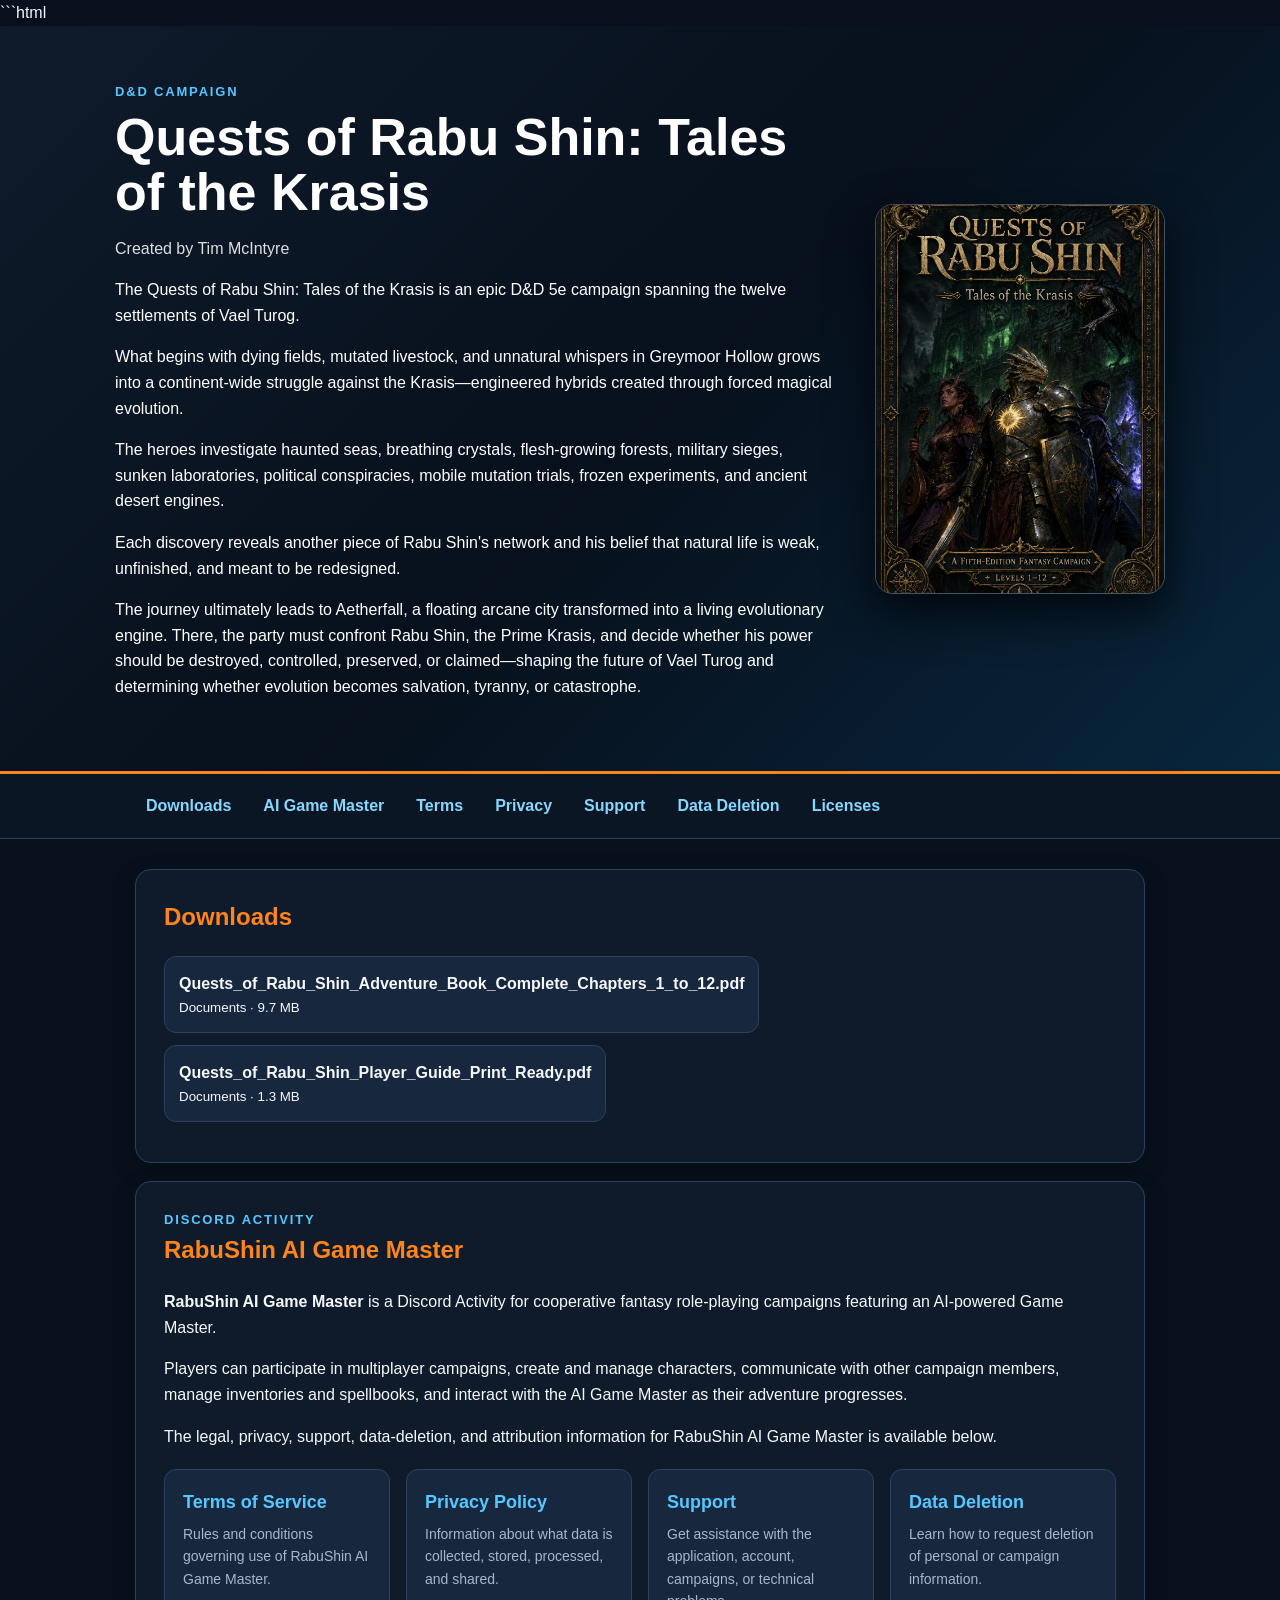
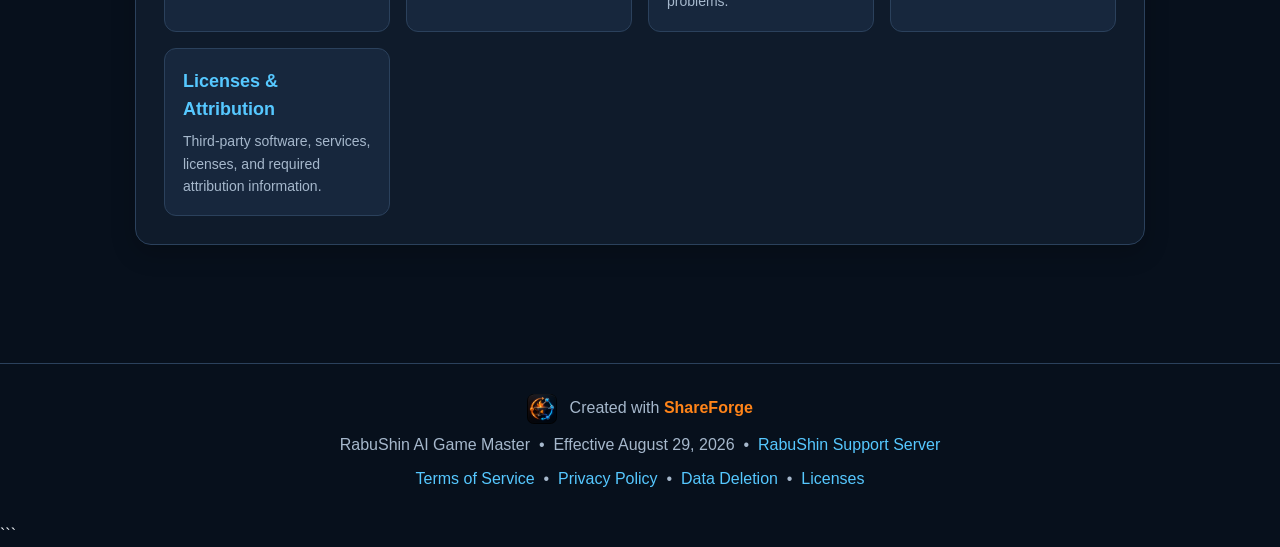
<file: index.html>
```html
<!doctype html>
<html lang="en">
<head>
    <meta charset="utf-8">
    <meta name="viewport" content="width=device-width,initial-scale=1">

    <title>Quests of Rabu Shin: Tales of the Krasis | ShareForge</title>

    <meta name="robots" content="index,follow">

    <link rel="icon" href="shareforge.png">

    <style>
        * {
            box-sizing: border-box;
        }

        html {
            scroll-behavior: smooth;
        }

        body {
            margin: 0;
            background: #07101c;
            color: #f4f8fc;
            font: 16px/1.6 Segoe UI, Arial, sans-serif;
        }

        /* =========================
           HERO
           ========================= */

        .hero {
            background: linear-gradient(
                135deg,
                #0f1b2b 0%,
                #07101c 52%,
                #08263d 100%
            );
            color: #fff;
            padding: 56px 24px;
            border-bottom: 3px solid #ff8419;
        }

        .hero-inner {
            max-width: 1050px;
            margin: auto;
            display: flex;
            gap: 42px;
            align-items: center;
        }

        .hero-inner > div {
            flex: 1;
            min-width: 0;
        }

        .eyebrow {
            text-transform: uppercase;
            letter-spacing: .14em;
            color: #56c8ff;
            font-size: 13px;
            font-weight: bold;
        }

        .hero h1 {
            font-size: 52px;
            line-height: 1.05;
            margin: 8px 0 16px;
        }

        .meta {
            opacity: .86;
        }

        .cover {
            width: 290px;
            max-height: 390px;
            object-fit: cover;
            border-radius: 18px;
            box-shadow: 0 18px 45px #02070d;
            border: 1px solid rgba(255,255,255,.25);
        }

        /* =========================
           NAVIGATION
           ========================= */

        .main-nav {
            background: #0b1624;
            border-bottom: 1px solid #2b415c;
            position: sticky;
            top: 0;
            z-index: 1000;
        }

        .main-nav-inner {
            max-width: 1050px;
            margin: auto;
            padding: 12px 20px;
            display: flex;
            flex-wrap: wrap;
            gap: 10px;
        }

        .main-nav a {
            color: #86d8ff;
            text-decoration: none;
            font-weight: 600;
            padding: 7px 11px;
            border-radius: 8px;
            transition: .2s;
        }

        .main-nav a:hover {
            background: #17273d;
            color: #ffffff;
        }

        /* =========================
           MAIN
           ========================= */

        main {
            max-width: 1050px;
            margin: 30px auto;
            padding: 0 20px 70px;
        }

        .card {
            background: #0f1b2b;
            border: 1px solid #2b415c;
            border-radius: 16px;
            padding: 28px;
            margin: 18px 0;
            box-shadow: 0 8px 25px rgba(0,0,0,.22);
        }

        .card h2 {
            color: #ff8419;
            margin-top: 0;
        }

        .card h3 {
            color: #56c8ff;
        }

        .tags {
            display: flex;
            flex-wrap: wrap;
        }

        .tag {
            background: #102f49;
            color: #86d8ff;
            border-radius: 999px;
            padding: 5px 11px;
            font-size: 14px;
            margin: 0 8px 8px 0;
        }

        .entry {
            border-top: 1px solid #2b415c;
            padding: 20px 0;
        }

        .entry:first-of-type {
            border-top: 0;
        }

        .entry h3 {
            margin: 0;
            color: #56c8ff;
        }

        .summary {
            color: #a6b8cc;
            font-weight: 600;
        }

        .content {
            white-space: pre-wrap;
        }

        /* =========================
           DOWNLOADS
           ========================= */

        .downloads {
            display: flex;
            flex-wrap: wrap;
        }

        .download {
            display: block;
            text-decoration: none;
            color: #f4f8fc;
            border: 1px solid #2b415c;
            border-radius: 12px;
            padding: 14px;
            background: #17273d;
            margin: 0 12px 12px 0;
            min-width: 230px;
            transition: .2s;
        }

        .download:hover {
            border-color: #16a8ff;
            transform: translateY(-2px);
        }

        /* =========================
           LEGAL SECTION
           ========================= */

        .legal-grid {
            display: grid;
            grid-template-columns: repeat(auto-fit, minmax(220px, 1fr));
            gap: 16px;
            margin-top: 20px;
        }

        .legal-link {
            display: block;
            background: #17273d;
            border: 1px solid #2b415c;
            border-radius: 12px;
            padding: 18px;
            color: #f4f8fc;
            text-decoration: none;
            transition: .2s;
        }

        .legal-link:hover {
            border-color: #56c8ff;
            transform: translateY(-2px);
        }

        .legal-link strong {
            color: #56c8ff;
            display: block;
            margin-bottom: 6px;
            font-size: 18px;
        }

        .legal-link span {
            color: #a6b8cc;
            font-size: 14px;
        }

        .warning {
            background: #271d0d;
            border: 1px solid #a86917;
            border-left: 5px solid #ff8419;
            border-radius: 12px;
            padding: 18px;
            margin-top: 20px;
            color: #ffe1b8;
        }

        .warning code {
            color: #ffffff;
        }

        /* =========================
           FOOTER
           ========================= */

        footer {
            text-align: center;
            color: #a6b8cc;
            padding: 30px;
            border-top: 1px solid #2b415c;
            background: #07101c;
        }

        footer strong {
            color: #ff8419;
        }

        footer a {
            color: #56c8ff;
            text-decoration: none;
        }

        footer a:hover {
            text-decoration: underline;
        }

        .brand-mark {
            width: 30px;
            height: 30px;
            vertical-align: middle;
            margin-right: 8px;
            border-radius: 7px;
        }

        .footer-line {
            margin-top: 8px;
        }

        /* =========================
           RESPONSIVE
           ========================= */

        @media(max-width: 760px) {
            .hero-inner {
                display: block;
            }

            .cover {
                width: 100%;
                max-width: 420px;
                margin-top: 24px;
            }

            .hero {
                padding-top: 38px;
            }

            .hero h1 {
                font-size: 38px;
            }

            .main-nav-inner {
                justify-content: center;
            }
        }

        /* =========================
           PRINT
           ========================= */

        @media print {
            body {
                background: #fff;
            }

            .hero {
                background: #fff;
                color: #111;
                padding: 20px 0;
            }

            .hero-inner {
                display: block;
            }

            .cover {
                max-width: 260px;
                box-shadow: none;
            }

            .card {
                box-shadow: none;
                break-inside: avoid;
            }

            .main-nav,
            footer {
                display: none;
            }
        }
    </style>
</head>

<body>

    <!-- =========================
         HERO
         ========================= -->

    <header class="hero">
        <div class="hero-inner">

            <div>
                <div class="eyebrow">D&amp;D Campaign</div>

                <h1>Quests of Rabu Shin: Tales of the Krasis</h1>

                <div class="meta">
                    Created by Tim McIntyre
                </div>

                <p>
                    The Quests of Rabu Shin: Tales of the Krasis is an epic
                    D&amp;D 5e campaign spanning the twelve settlements of
                    Vael Turog.
                </p>

                <p>
                    What begins with dying fields, mutated livestock, and
                    unnatural whispers in Greymoor Hollow grows into a
                    continent-wide struggle against the Krasis—engineered
                    hybrids created through forced magical evolution.
                </p>

                <p>
                    The heroes investigate haunted seas, breathing crystals,
                    flesh-growing forests, military sieges, sunken laboratories,
                    political conspiracies, mobile mutation trials, frozen
                    experiments, and ancient desert engines.
                </p>

                <p>
                    Each discovery reveals another piece of Rabu Shin's network
                    and his belief that natural life is weak, unfinished, and
                    meant to be redesigned.
                </p>

                <p>
                    The journey ultimately leads to Aetherfall, a floating
                    arcane city transformed into a living evolutionary engine.
                    There, the party must confront Rabu Shin, the Prime Krasis,
                    and decide whether his power should be destroyed,
                    controlled, preserved, or claimed—shaping the future of
                    Vael Turog and determining whether evolution becomes
                    salvation, tyranny, or catastrophe.
                </p>
            </div>

            <img
                class="cover"
                src="Quest of Rabu Shin Cover (NEW).png"
                alt="Quests of Rabu Shin campaign cover">
        </div>
    </header>

    <!-- =========================
         MAIN NAVIGATION
         ========================= -->

    <nav class="main-nav">
        <div class="main-nav-inner">
            <a href="#downloads">Downloads</a>
            <a href="#ai-game-master">AI Game Master</a>
            <a href="terms.html">Terms</a>
            <a href="privacy.html">Privacy</a>
            <a href="support.html">Support</a>
            <a href="data-deletion.html">Data Deletion</a>
            <a href="licenses.html">Licenses</a>
        </div>
    </nav>

    <main>

        <!-- =========================
             DOWNLOADS
             ========================= -->

        <section class="card" id="downloads">

            <h2>Downloads</h2>

            <div class="downloads">

                <a
                    class="download"
                    href="Quests_of_Rabu_Shin_Adventure_Book_Complete_Chapters_1_to_12.pdf"
                    download>

                    <strong>
                        Quests_of_Rabu_Shin_Adventure_Book_Complete_Chapters_1_to_12.pdf
                    </strong>

                    <br>

                    <small>
                        Documents · 9.7 MB
                    </small>
                </a>

                <a
                    class="download"
                    href="Quests_of_Rabu_Shin_Player_Guide_Print_Ready.pdf"
                    download>

                    <strong>
                        Quests_of_Rabu_Shin_Player_Guide_Print_Ready.pdf
                    </strong>

                    <br>

                    <small>
                        Documents · 1.3 MB
                    </small>
                </a>

            </div>

        </section>

        <!-- =========================
             AI GAME MASTER
             ========================= -->

        <section class="card" id="ai-game-master">

            <div class="eyebrow">
                Discord Activity
            </div>

            <h2>
                <span data-app-name>RabuShin AI Game Master</span>
            </h2>

            <p>
                <strong>RabuShin AI Game Master</strong> is a Discord Activity
                for cooperative fantasy role-playing campaigns featuring an
                AI-powered Game Master.
            </p>

            <p>
                Players can participate in multiplayer campaigns, create and
                manage characters, communicate with other campaign members,
                manage inventories and spellbooks, and interact with the AI
                Game Master as their adventure progresses.
            </p>

            <p>
                The legal, privacy, support, data-deletion, and attribution
                information for RabuShin AI Game Master is available below.
            </p>

            <div class="legal-grid">

                <a class="legal-link" href="terms.html">
                    <strong>Terms of Service</strong>
                    <span>
                        Rules and conditions governing use of RabuShin AI Game
                        Master.
                    </span>
                </a>

                <a class="legal-link" href="privacy.html">
                    <strong>Privacy Policy</strong>
                    <span>
                        Information about what data is collected, stored,
                        processed, and shared.
                    </span>
                </a>

                <a class="legal-link" href="support.html">
                    <strong>Support</strong>
                    <span>
                        Get assistance with the application, account, campaigns,
                        or technical problems.
                    </span>
                </a>

                <a class="legal-link" href="data-deletion.html">
                    <strong>Data Deletion</strong>
                    <span>
                        Learn how to request deletion of personal or campaign
                        information.
                    </span>
                </a>

                <a class="legal-link" href="licenses.html">
                    <strong>Licenses &amp; Attribution</strong>
                    <span>
                        Third-party software, services, licenses, and required
                        attribution information.
                    </span>
                </a>

            </div>

            <!--<div class="warning">

                <strong>Before public launch:</strong>

                Make sure <code>site-config.js</code> contains the permanent
                support information for RabuShin AI Game Master, including your
                permanent Discord support-server invitation if you are using
                Discord for application support.

            </div>-->
        </section>

    </main>

    <!-- =========================
         FOOTER
         ========================= -->

    <footer>

        <div>
            <img
                class="brand-mark"
                src="shareforge.png"
                alt="ShareForge">

            Created with <strong>ShareForge</strong>
        </div>

        <div class="footer-line">
            <span data-app-name>RabuShin AI Game Master</span>
            &nbsp;•&nbsp;
            Effective
            <span data-effective-date></span>
            &nbsp;•&nbsp;
            <a data-support-link href="support.html">Support</a>
        </div>

        <div class="footer-line">
            <a href="terms.html">Terms of Service</a>
            &nbsp;•&nbsp;
            <a href="privacy.html">Privacy Policy</a>
            &nbsp;•&nbsp;
            <a href="data-deletion.html">Data Deletion</a>
            &nbsp;•&nbsp;
            <a href="licenses.html">Licenses</a>
        </div>

    </footer>

    <!-- Existing Legal Site Configuration -->
    <script src="site-config.js"></script>
    <script src="legal.js"></script>

</body>
</html>
```
</file>
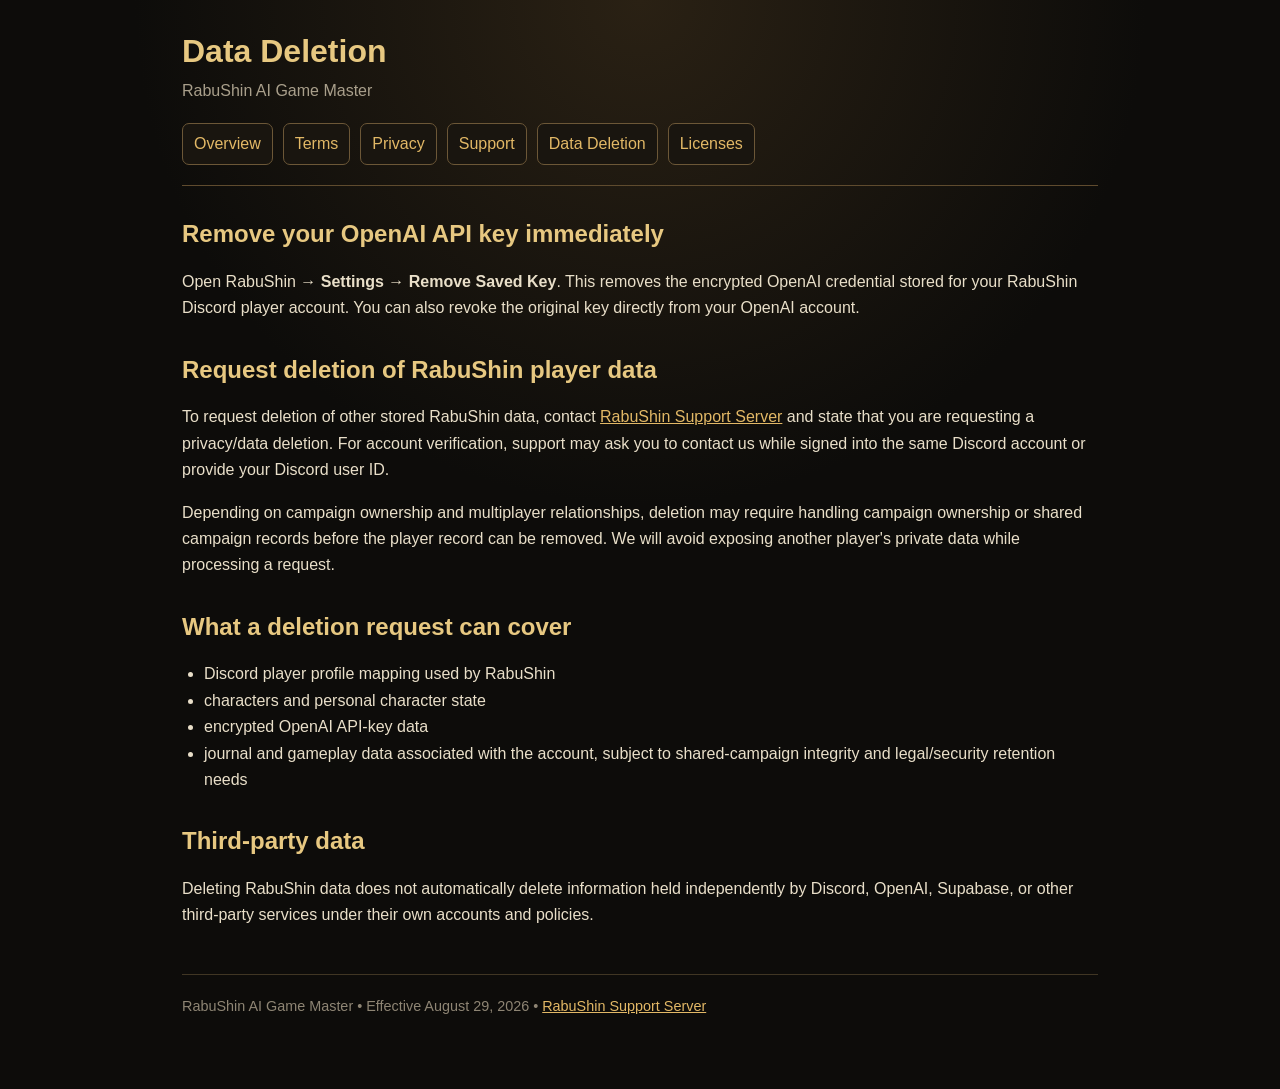
<file: data-deletion.html>
<!doctype html>
<html lang="en">
  <head>
    <meta charset="utf-8"><meta name="viewport" content="width=device-width,initial-scale=1">
    <title>Data Deletion | RabuShinAIGM</title>
    <meta name="robots" content="index,follow">
    <link rel="stylesheet" href="legal.css"></head>
  <body><div class="wrap"><header>
    <h1>Data Deletion</h1>
    <div class="muted">
      <span data-app-name>RabuShin AI Game Master</span>
    </div>
    <nav>
      <a href="index.html">Overview</a>
      <a href="terms.html">Terms</a>
      <a href="privacy.html">Privacy</a>
      <a href="support.html">Support</a>
      <a href="data-deletion.html">Data Deletion</a>
      <a href="licenses.html">Licenses</a>
    </nav>
  </header>
<h2>Remove your OpenAI API key immediately</h2>
    <p>Open RabuShin → 
      <strong>Settings</strong> → 
      <strong>Remove Saved Key</strong>. This removes the encrypted OpenAI credential stored for your RabuShin Discord player account. You can also revoke the original key directly from your OpenAI account.</p>
<h2>Request deletion of RabuShin player data</h2>
    <p>To request deletion of other stored RabuShin data, contact 
      <a data-support-link href="#">RabuShin Support</a> 
      and state that you are requesting a privacy/data deletion. For account verification, support may ask you to contact us while signed into the same Discord account or provide your Discord user ID.</p>
<p>Depending on campaign ownership and multiplayer relationships, deletion may require handling campaign ownership or shared campaign records before the player record can be removed. We will avoid exposing another player's private data while processing a request.</p>
<h2>What a deletion request can cover</h2>
    <ul>
      <li>Discord player profile mapping used by RabuShin</li>
      <li>characters and personal character state</li>
      <li>encrypted OpenAI API-key data</li>
      <li>journal and gameplay data associated with the account, subject to shared-campaign integrity and legal/security retention needs</li>
    </ul>
<h2>Third-party data</h2>
    <p>Deleting RabuShin data does not automatically delete information held independently by Discord, OpenAI, Supabase, or other third-party services under their own accounts and policies.</p>
<div class="footer">
  <span data-app-name></span>
  • Effective <span data-effective-date></span> • 
  <a data-support-link href="#">Support</a>
</div>
    <script src="site-config.js"></script>
    <script src="legal.js"></script>
  </div>
  </body>
</html>
</file>
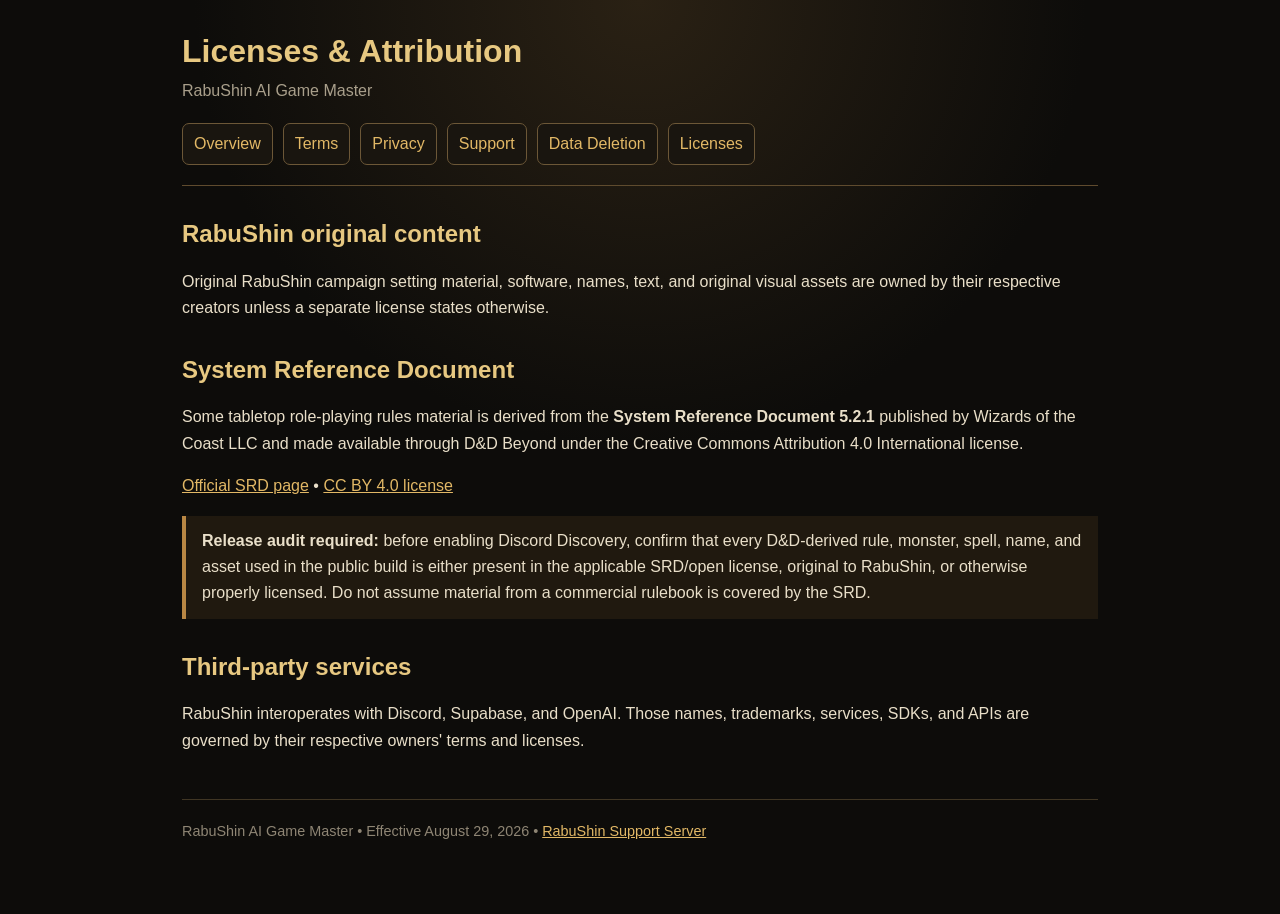
<file: licenses.html>
<!doctype html><html lang="en"><head><meta charset="utf-8"><meta name="viewport" content="width=device-width,initial-scale=1"><title>Licenses & Attribution | RabuShinAIGM</title><meta name="robots" content="index,follow"><link rel="stylesheet" href="legal.css"></head><body><div class="wrap"><header><h1>Licenses & Attribution</h1><div class="muted"><span data-app-name>RabuShin AI Game Master</span></div><nav><a href="index.html">Overview</a><a href="terms.html">Terms</a><a href="privacy.html">Privacy</a><a href="support.html">Support</a><a href="data-deletion.html">Data Deletion</a><a href="licenses.html">Licenses</a></nav></header>
<h2>RabuShin original content</h2><p>Original RabuShin campaign setting material, software, names, text, and original visual assets are owned by their respective creators unless a separate license states otherwise.</p>
<h2>System Reference Document</h2><p>Some tabletop role-playing rules material is derived from the <strong>System Reference Document 5.2.1</strong> published by Wizards of the Coast LLC and made available through D&amp;D Beyond under the Creative Commons Attribution 4.0 International license.</p>
<p><a href="https://www.dndbeyond.com/srd">Official SRD page</a> • <a href="https://creativecommons.org/licenses/by/4.0/legalcode">CC BY 4.0 license</a></p>
<div class="warning"><strong>Release audit required:</strong> before enabling Discord Discovery, confirm that every D&amp;D-derived rule, monster, spell, name, and asset used in the public build is either present in the applicable SRD/open license, original to RabuShin, or otherwise properly licensed. Do not assume material from a commercial rulebook is covered by the SRD.</div>
<h2>Third-party services</h2><p>RabuShin interoperates with Discord, Supabase, and OpenAI. Those names, trademarks, services, SDKs, and APIs are governed by their respective owners' terms and licenses.</p>
<div class="footer"><span data-app-name></span> • Effective <span data-effective-date></span> • <a data-support-link href="#">Support</a></div><script src="site-config.js"></script><script src="legal.js"></script></div></body></html>
</file>
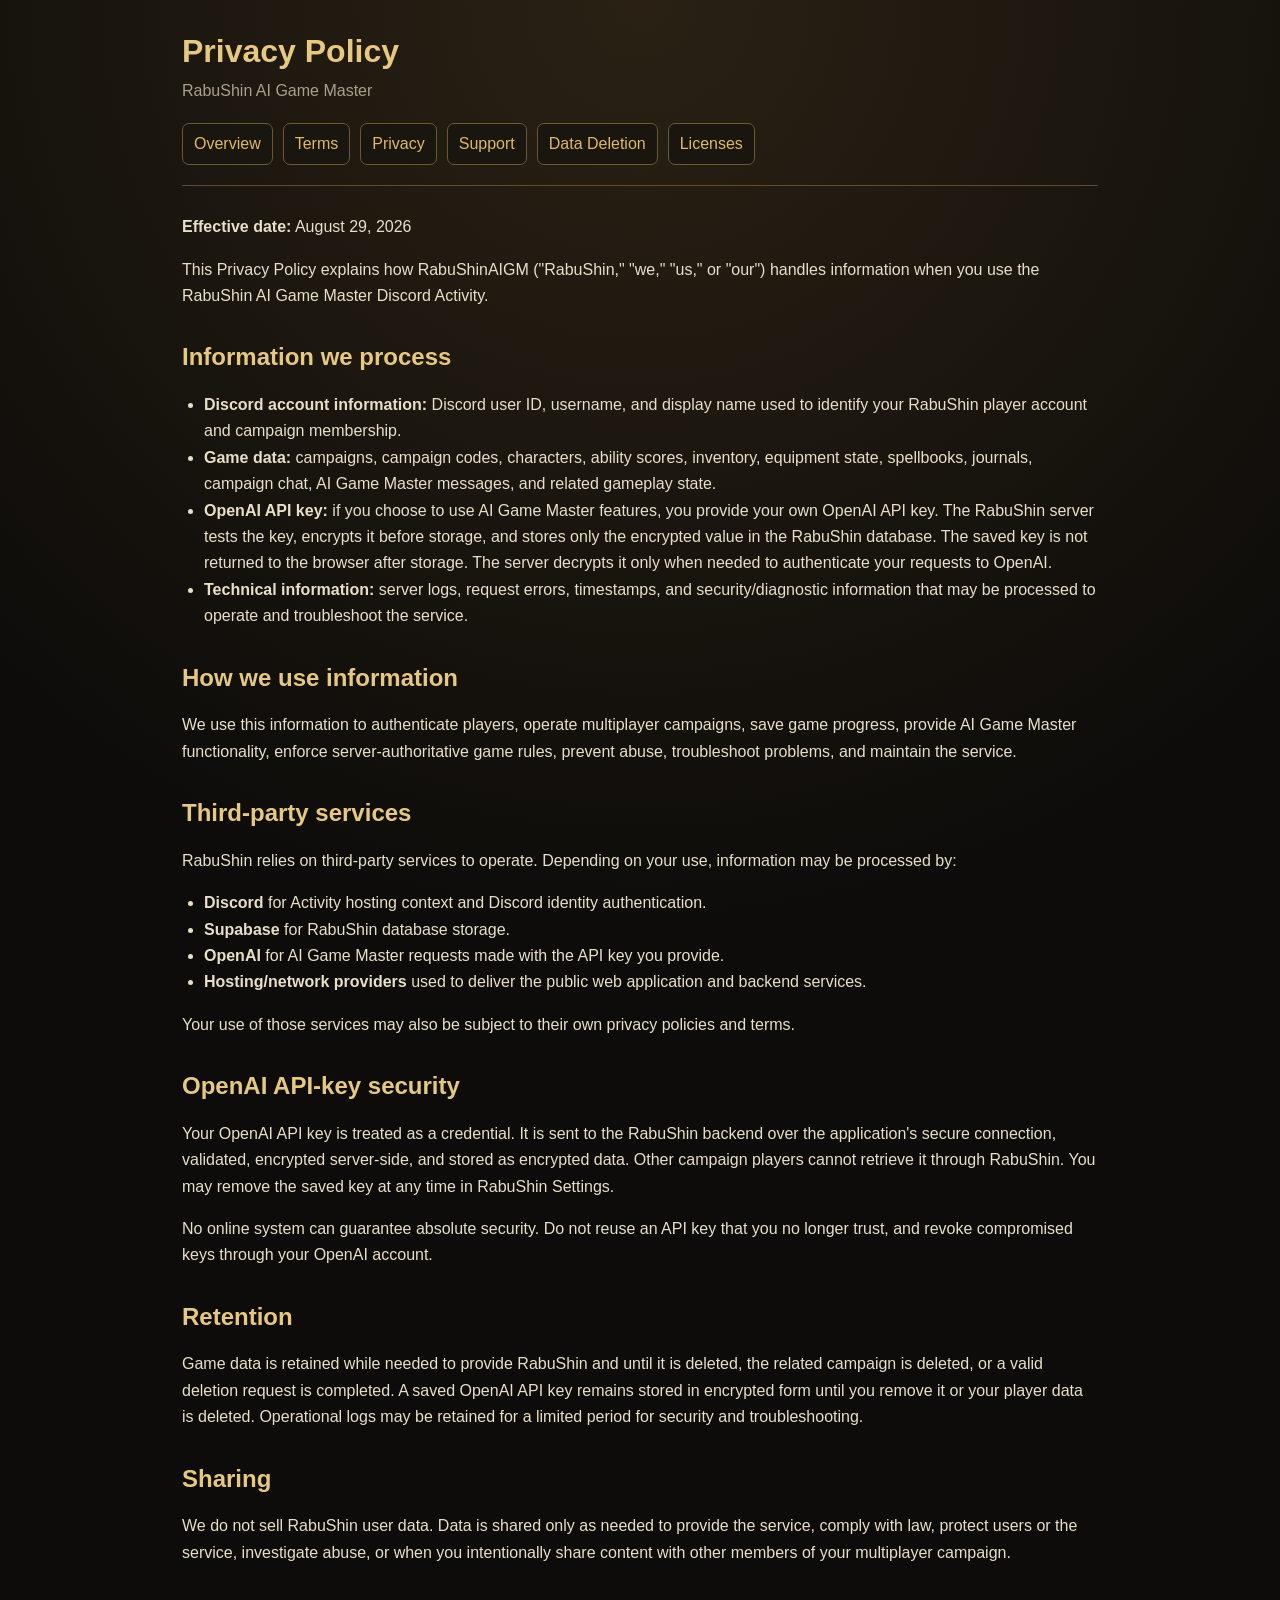
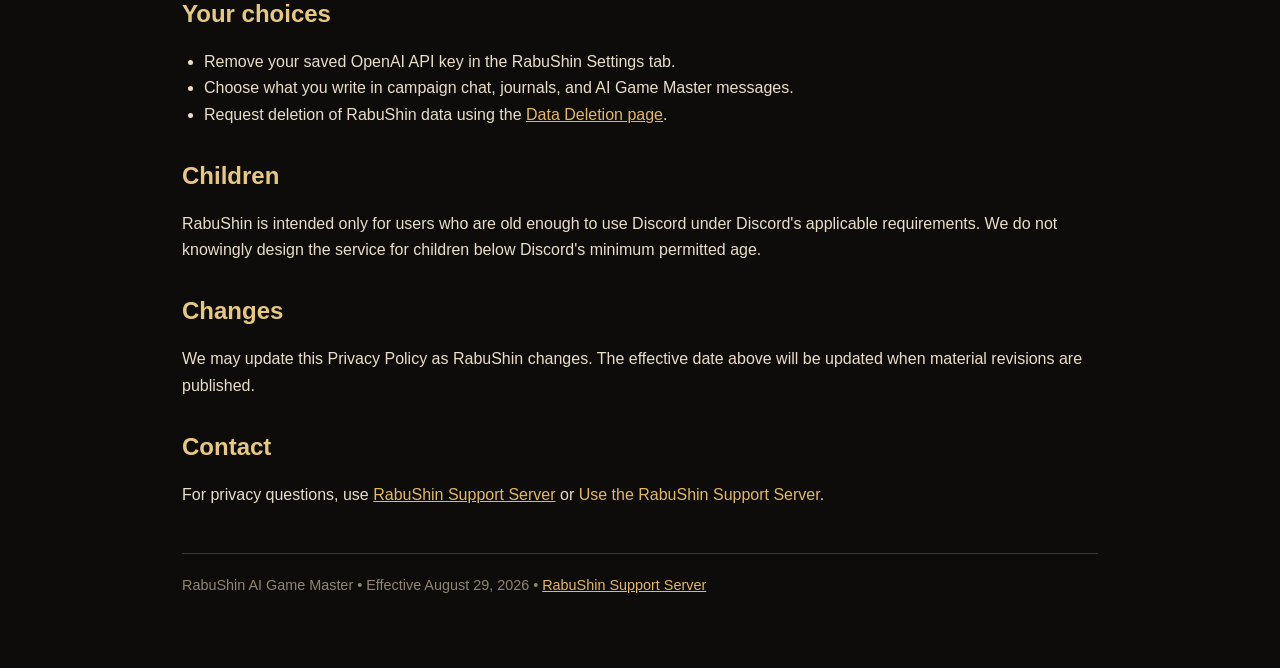
<file: privacy.html>
<!doctype html><html lang="en"><head><meta charset="utf-8"><meta name="viewport" content="width=device-width,initial-scale=1"><title>Privacy Policy | RabuShinAIGM</title><meta name="robots" content="index,follow"><link rel="stylesheet" href="legal.css"></head><body><div class="wrap"><header><h1>Privacy Policy</h1><div class="muted"><span data-app-name>RabuShin AI Game Master</span></div><nav><a href="index.html">Overview</a><a href="terms.html">Terms</a><a href="privacy.html">Privacy</a><a href="support.html">Support</a><a href="data-deletion.html">Data Deletion</a><a href="licenses.html">Licenses</a></nav></header>
<p><strong>Effective date:</strong> <span data-effective-date></span></p>
<p>This Privacy Policy explains how <span data-operator></span> ("RabuShin," "we," "us," or "our") handles information when you use the RabuShin AI Game Master Discord Activity.</p>
<h2>Information we process</h2>
<ul>
<li><strong>Discord account information:</strong> Discord user ID, username, and display name used to identify your RabuShin player account and campaign membership.</li>
<li><strong>Game data:</strong> campaigns, campaign codes, characters, ability scores, inventory, equipment state, spellbooks, journals, campaign chat, AI Game Master messages, and related gameplay state.</li>
<li><strong>OpenAI API key:</strong> if you choose to use AI Game Master features, you provide your own OpenAI API key. The RabuShin server tests the key, encrypts it before storage, and stores only the encrypted value in the RabuShin database. The saved key is not returned to the browser after storage. The server decrypts it only when needed to authenticate your requests to OpenAI.</li>
<li><strong>Technical information:</strong> server logs, request errors, timestamps, and security/diagnostic information that may be processed to operate and troubleshoot the service.</li>
</ul>
<h2>How we use information</h2>
<p>We use this information to authenticate players, operate multiplayer campaigns, save game progress, provide AI Game Master functionality, enforce server-authoritative game rules, prevent abuse, troubleshoot problems, and maintain the service.</p>
<h2>Third-party services</h2>
<p>RabuShin relies on third-party services to operate. Depending on your use, information may be processed by:</p>
<ul><li><strong>Discord</strong> for Activity hosting context and Discord identity authentication.</li><li><strong>Supabase</strong> for RabuShin database storage.</li><li><strong>OpenAI</strong> for AI Game Master requests made with the API key you provide.</li><li><strong>Hosting/network providers</strong> used to deliver the public web application and backend services.</li></ul>
<p>Your use of those services may also be subject to their own privacy policies and terms.</p>
<h2>OpenAI API-key security</h2>
<p>Your OpenAI API key is treated as a credential. It is sent to the RabuShin backend over the application's secure connection, validated, encrypted server-side, and stored as encrypted data. Other campaign players cannot retrieve it through RabuShin. You may remove the saved key at any time in RabuShin Settings.</p>
<p>No online system can guarantee absolute security. Do not reuse an API key that you no longer trust, and revoke compromised keys through your OpenAI account.</p>
<h2>Retention</h2>
<p>Game data is retained while needed to provide RabuShin and until it is deleted, the related campaign is deleted, or a valid deletion request is completed. A saved OpenAI API key remains stored in encrypted form until you remove it or your player data is deleted. Operational logs may be retained for a limited period for security and troubleshooting.</p>
<h2>Sharing</h2>
<p>We do not sell RabuShin user data. Data is shared only as needed to provide the service, comply with law, protect users or the service, investigate abuse, or when you intentionally share content with other members of your multiplayer campaign.</p>
<h2>Your choices</h2>
<ul><li>Remove your saved OpenAI API key in the RabuShin Settings tab.</li><li>Choose what you write in campaign chat, journals, and AI Game Master messages.</li><li>Request deletion of RabuShin data using the <a href="data-deletion.html">Data Deletion page</a>.</li></ul>
<h2>Children</h2>
<p>RabuShin is intended only for users who are old enough to use Discord under Discord's applicable requirements. We do not knowingly design the service for children below Discord's minimum permitted age.</p>
<h2>Changes</h2>
<p>We may update this Privacy Policy as RabuShin changes. The effective date above will be updated when material revisions are published.</p>
<h2>Contact</h2>
<p>For privacy questions, use <a data-support-link href="#">RabuShin Support</a><span> or </span><a data-support-email></a>.</p>
<div class="footer"><span data-app-name></span> • Effective <span data-effective-date></span> • <a data-support-link href="#">Support</a></div><script src="site-config.js"></script><script src="legal.js"></script></div></body></html>
</file>
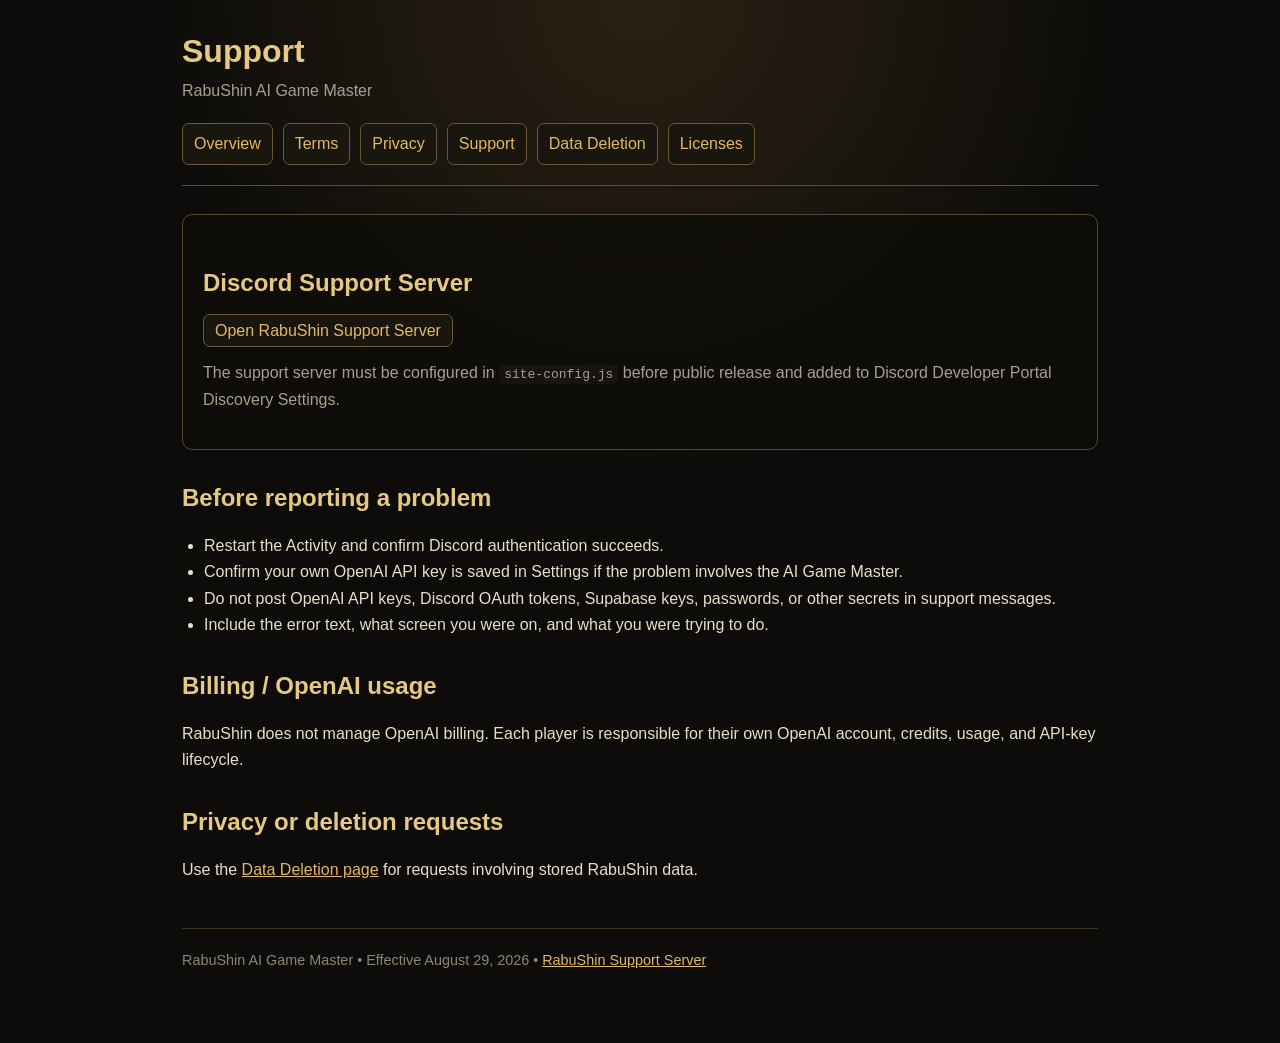
<file: support.html>
<!doctype html><html lang="en"><head><meta charset="utf-8"><meta name="viewport" content="width=device-width,initial-scale=1"><title>Support | RabuShinAIGM</title><meta name="robots" content="index,follow"><link rel="stylesheet" href="legal.css"></head><body><div class="wrap"><header><h1>Support</h1><div class="muted"><span data-app-name>RabuShin AI Game Master</span></div><nav><a href="index.html">Overview</a><a href="terms.html">Terms</a><a href="privacy.html">Privacy</a><a href="support.html">Support</a><a href="data-deletion.html">Data Deletion</a><a href="licenses.html">Licenses</a></nav></header>
<div class="card"><h2>Discord Support Server</h2><p><a class="button-link" data-support-link data-support-text="Open RabuShin Support Server" href="#">Open RabuShin Support Server</a></p><p class="muted">The support server must be configured in <code>site-config.js</code> before public release and added to Discord Developer Portal Discovery Settings.</p></div>
<h2>Before reporting a problem</h2><ul><li>Restart the Activity and confirm Discord authentication succeeds.</li><li>Confirm your own OpenAI API key is saved in Settings if the problem involves the AI Game Master.</li><li>Do not post OpenAI API keys, Discord OAuth tokens, Supabase keys, passwords, or other secrets in support messages.</li><li>Include the error text, what screen you were on, and what you were trying to do.</li></ul>
<h2>Billing / OpenAI usage</h2><p>RabuShin does not manage OpenAI billing. Each player is responsible for their own OpenAI account, credits, usage, and API-key lifecycle.</p>
<h2>Privacy or deletion requests</h2><p>Use the <a href="data-deletion.html">Data Deletion page</a> for requests involving stored RabuShin data.</p>
<div class="footer"><span data-app-name></span> • Effective <span data-effective-date></span> • <a data-support-link href="#">Support</a></div><script src="site-config.js"></script><script src="legal.js"></script></div></body></html>
</file>
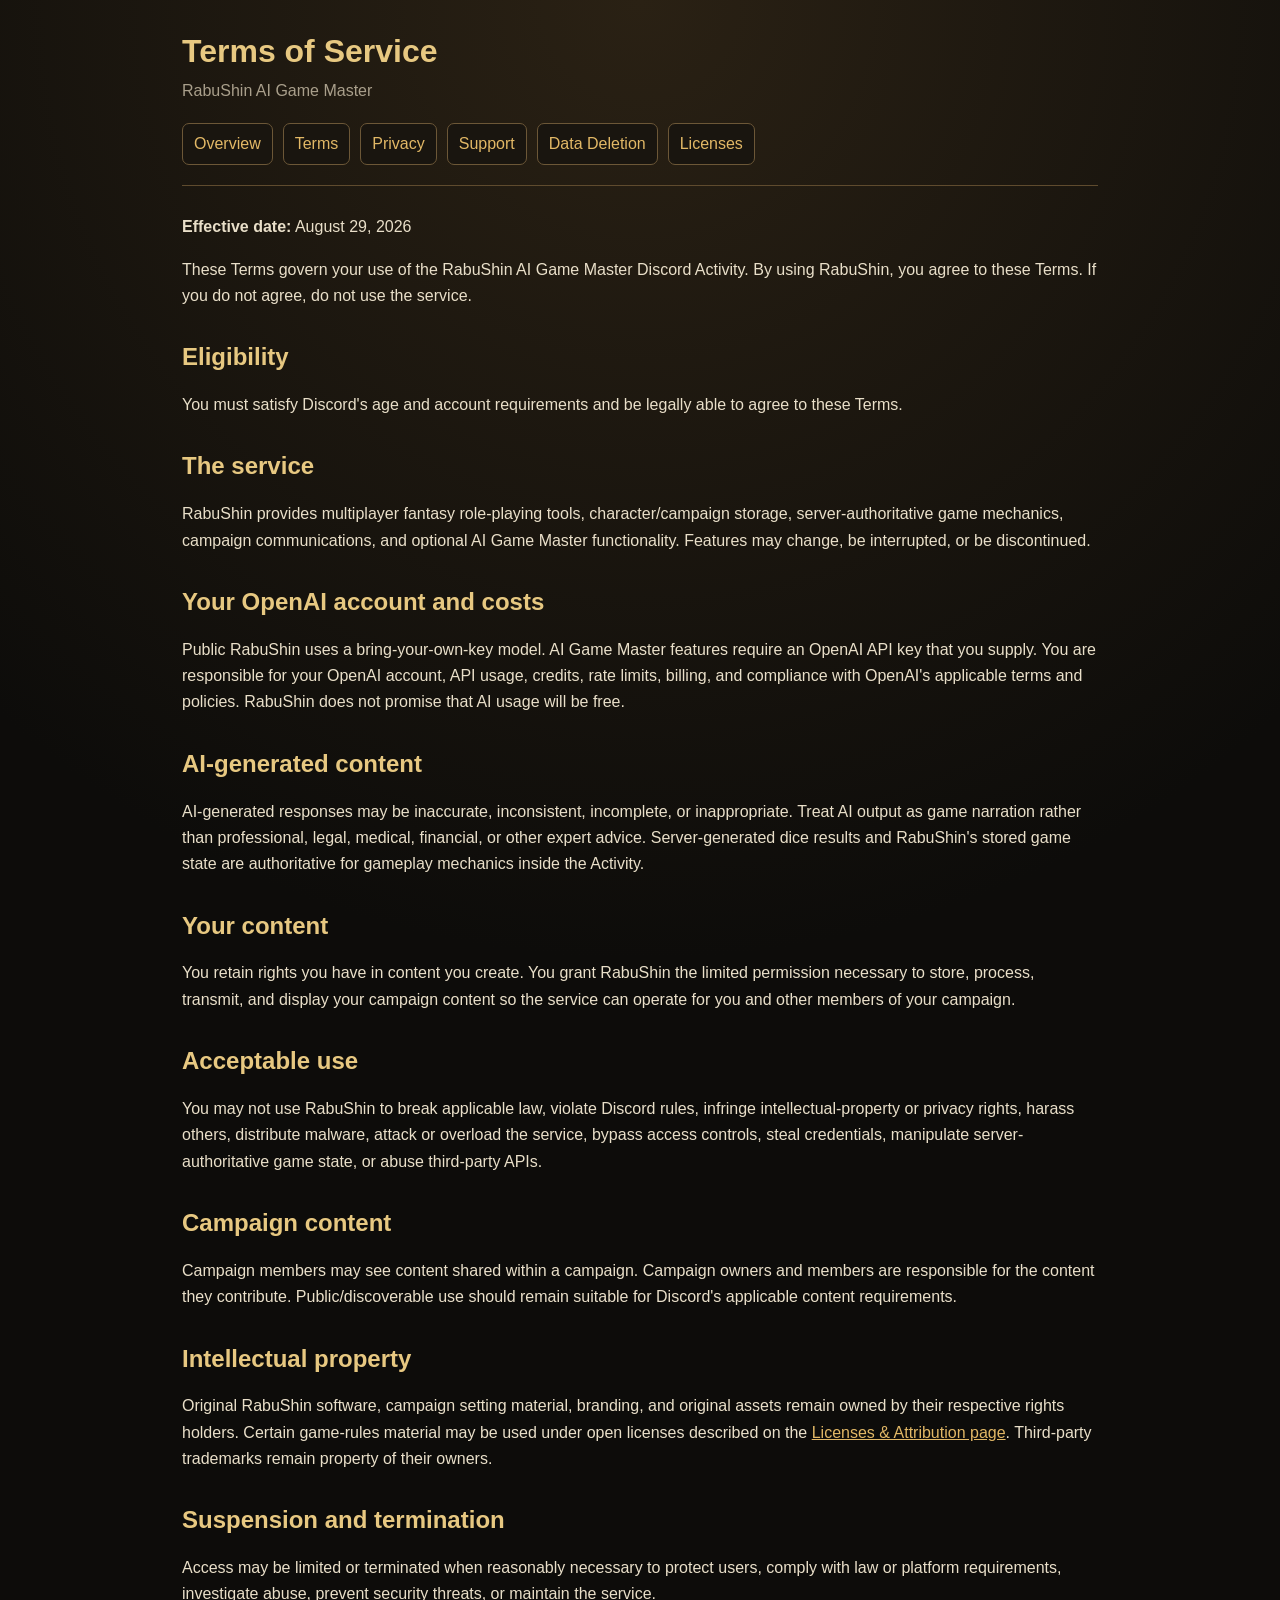
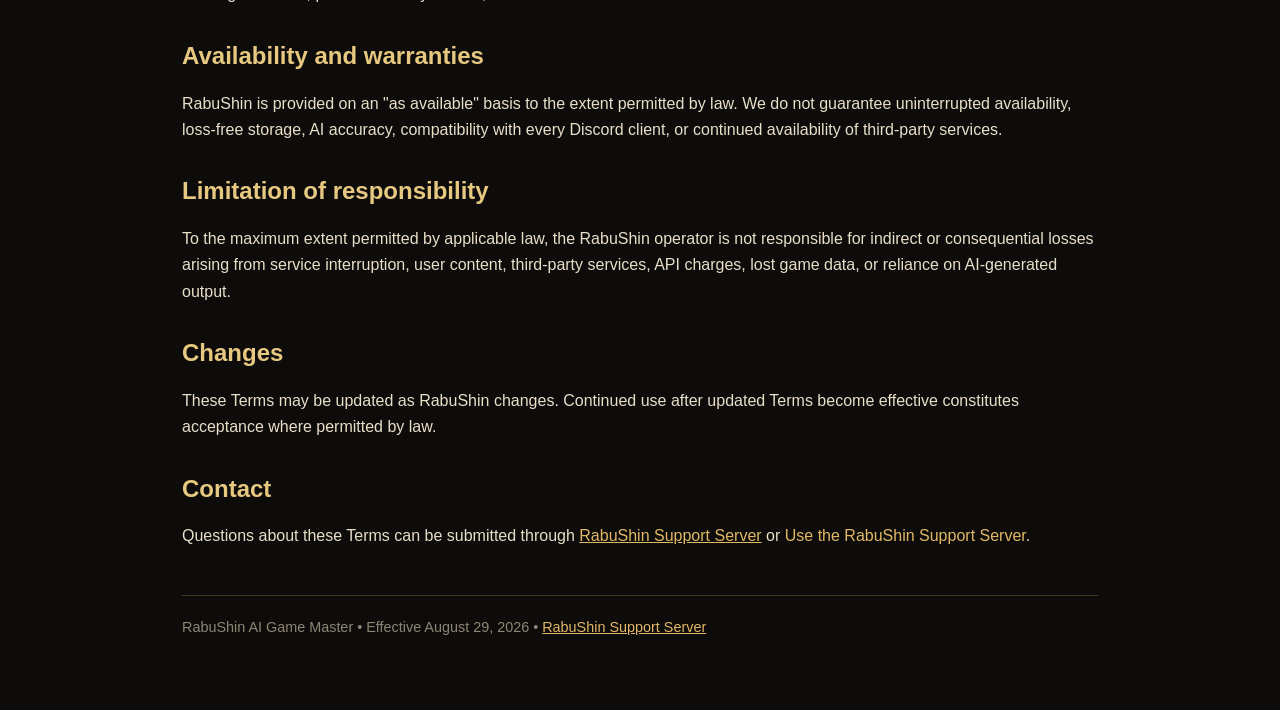
<file: terms.html>
<!doctype html><html lang="en"><head><meta charset="utf-8"><meta name="viewport" content="width=device-width,initial-scale=1"><title>Terms of Service | RabuShinAIGM</title><meta name="robots" content="index,follow"><link rel="stylesheet" href="legal.css"></head><body><div class="wrap"><header><h1>Terms of Service</h1><div class="muted"><span data-app-name>RabuShin AI Game Master</span></div><nav><a href="index.html">Overview</a><a href="terms.html">Terms</a><a href="privacy.html">Privacy</a><a href="support.html">Support</a><a href="data-deletion.html">Data Deletion</a><a href="licenses.html">Licenses</a></nav></header>
<p><strong>Effective date:</strong> <span data-effective-date></span></p>
<p>These Terms govern your use of the RabuShin AI Game Master Discord Activity. By using RabuShin, you agree to these Terms. If you do not agree, do not use the service.</p>
<h2>Eligibility</h2><p>You must satisfy Discord's age and account requirements and be legally able to agree to these Terms.</p>
<h2>The service</h2><p>RabuShin provides multiplayer fantasy role-playing tools, character/campaign storage, server-authoritative game mechanics, campaign communications, and optional AI Game Master functionality. Features may change, be interrupted, or be discontinued.</p>
<h2>Your OpenAI account and costs</h2><p>Public RabuShin uses a bring-your-own-key model. AI Game Master features require an OpenAI API key that you supply. You are responsible for your OpenAI account, API usage, credits, rate limits, billing, and compliance with OpenAI's applicable terms and policies. RabuShin does not promise that AI usage will be free.</p>
<h2>AI-generated content</h2><p>AI-generated responses may be inaccurate, inconsistent, incomplete, or inappropriate. Treat AI output as game narration rather than professional, legal, medical, financial, or other expert advice. Server-generated dice results and RabuShin's stored game state are authoritative for gameplay mechanics inside the Activity.</p>
<h2>Your content</h2><p>You retain rights you have in content you create. You grant RabuShin the limited permission necessary to store, process, transmit, and display your campaign content so the service can operate for you and other members of your campaign.</p>
<h2>Acceptable use</h2><p>You may not use RabuShin to break applicable law, violate Discord rules, infringe intellectual-property or privacy rights, harass others, distribute malware, attack or overload the service, bypass access controls, steal credentials, manipulate server-authoritative game state, or abuse third-party APIs.</p>
<h2>Campaign content</h2><p>Campaign members may see content shared within a campaign. Campaign owners and members are responsible for the content they contribute. Public/discoverable use should remain suitable for Discord's applicable content requirements.</p>
<h2>Intellectual property</h2><p>Original RabuShin software, campaign setting material, branding, and original assets remain owned by their respective rights holders. Certain game-rules material may be used under open licenses described on the <a href="licenses.html">Licenses & Attribution page</a>. Third-party trademarks remain property of their owners.</p>
<h2>Suspension and termination</h2><p>Access may be limited or terminated when reasonably necessary to protect users, comply with law or platform requirements, investigate abuse, prevent security threats, or maintain the service.</p>
<h2>Availability and warranties</h2><p>RabuShin is provided on an "as available" basis to the extent permitted by law. We do not guarantee uninterrupted availability, loss-free storage, AI accuracy, compatibility with every Discord client, or continued availability of third-party services.</p>
<h2>Limitation of responsibility</h2><p>To the maximum extent permitted by applicable law, the RabuShin operator is not responsible for indirect or consequential losses arising from service interruption, user content, third-party services, API charges, lost game data, or reliance on AI-generated output.</p>
<h2>Changes</h2><p>These Terms may be updated as RabuShin changes. Continued use after updated Terms become effective constitutes acceptance where permitted by law.</p>
<h2>Contact</h2><p>Questions about these Terms can be submitted through <a data-support-link href="#">RabuShin Support</a><span> or </span><a data-support-email></a>.</p>
<div class="footer"><span data-app-name></span> • Effective <span data-effective-date></span> • <a data-support-link href="#">Support</a></div><script src="site-config.js"></script><script src="legal.js"></script></div></body></html>
</file>
<file: legal.css>
:root{color-scheme:dark;
      font-family:Inter,Segoe UI,Arial,sans-serif;
      background:#0d0c0a;
      color:#e9dfc9}*{box-sizing:border-box}body{margin:0;
     background:radial-gradient(circle at top,#2a2114 0,#0d0c0a 40%);
     line-height:1.65}.wrap{max-width:960px;
      margin:0 auto;
      padding:32px 22px 70px}header{border-bottom:1px solid #5f4b2e;
       padding-bottom:20px;
       margin-bottom:28px}h1,h2,h3{color:#e7c881;
         line-height:1.2}h1{font-size:2rem;
   margin:0 0 8px}h2{margin-top:34px}a{color:#e2b866}nav{display:flex;
    flex-wrap:wrap;
    gap:10px;
    margin-top:18px}nav a,.button-link{border:1px solid #6c5737;
                   border-radius:7px;
                   padding:7px 11px;
                   text-decoration:none;
                   background:#19150f}.card{border:1px solid #57472f;
      background:rgba(14,12,9,.75);
      border-radius:10px;
      padding:20px;
      margin:18px 0}.muted{color:#a99f8b}.warning{border-left:4px solid #b98744;
         padding:12px 16px;
         background:#20190f}.disabled-link{color:#c28d8d}.footer{margin-top:45px;
        padding-top:20px;
        border-top:1px solid #403624;
        color:#8e8574;
        font-size:.9rem}ul{padding-left:22px}code{background:#17130e;
     padding:2px 5px;
     border-radius:4px}
</file>
